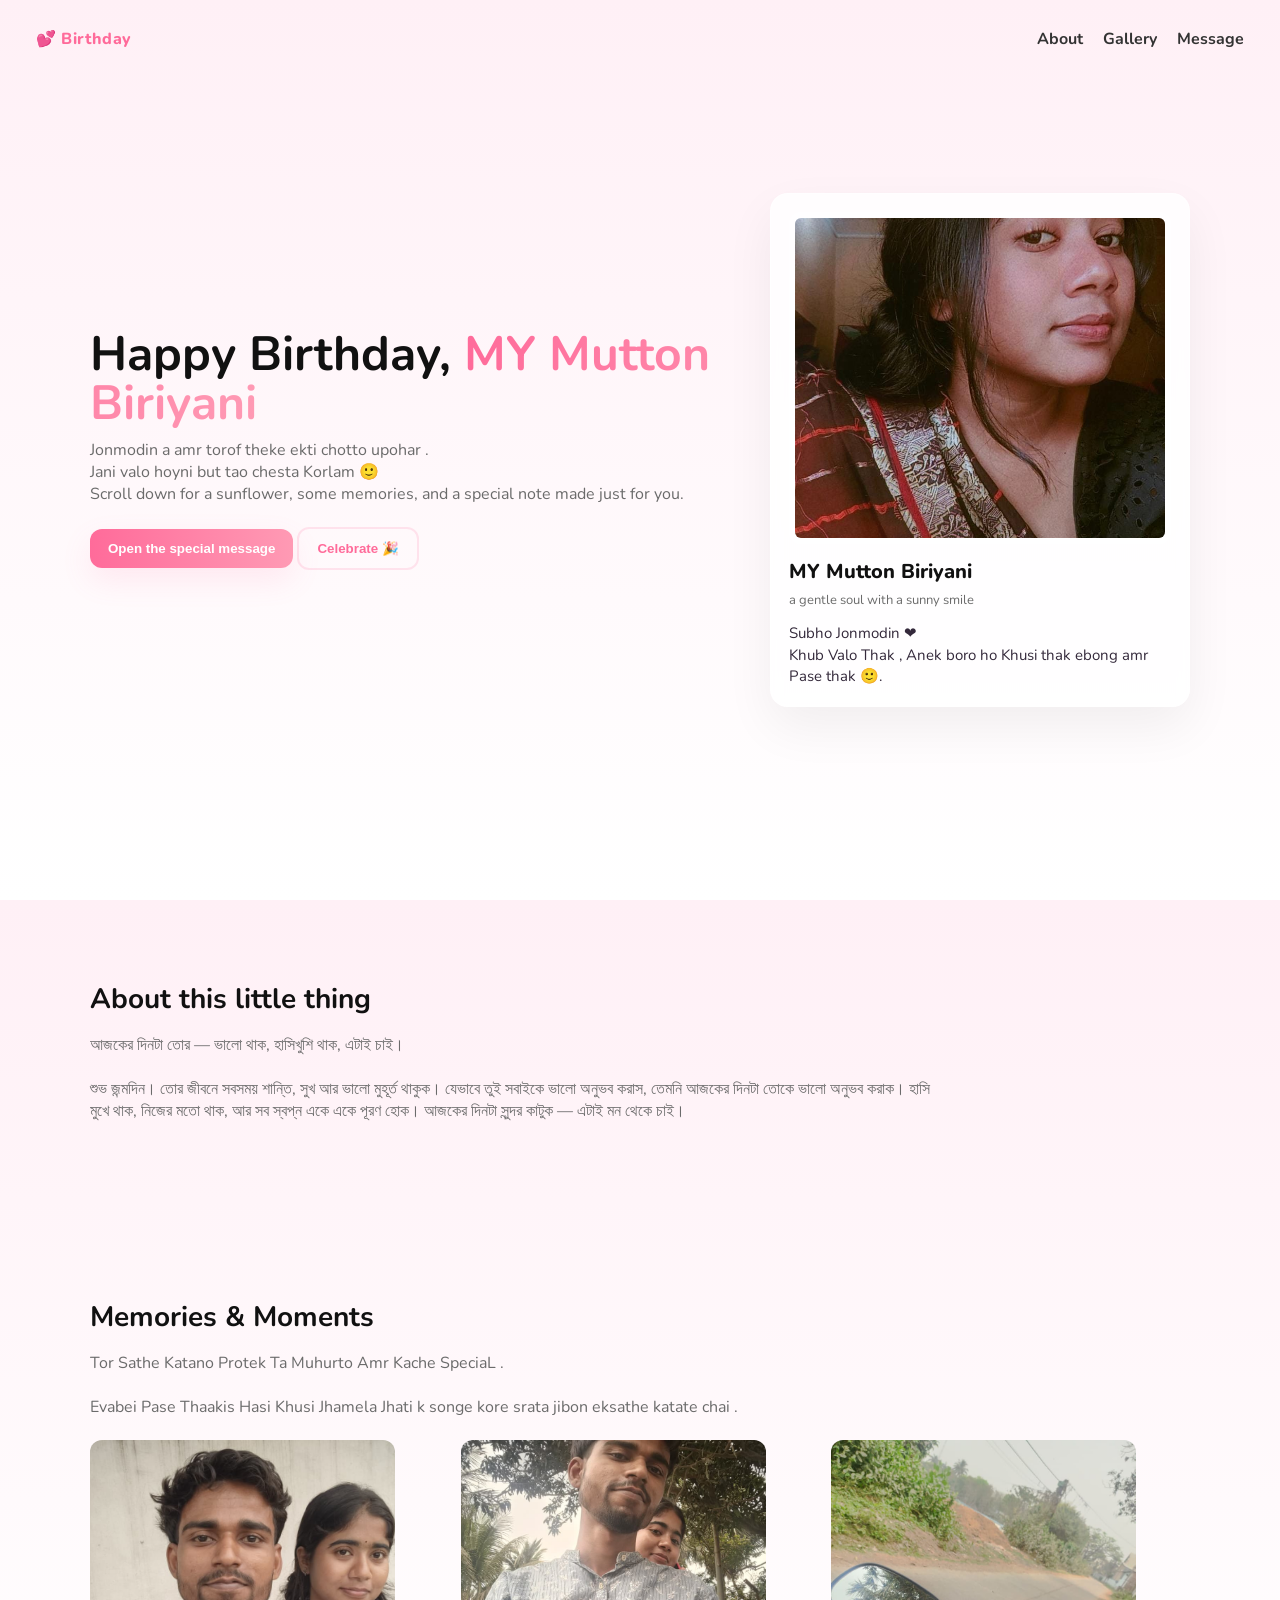
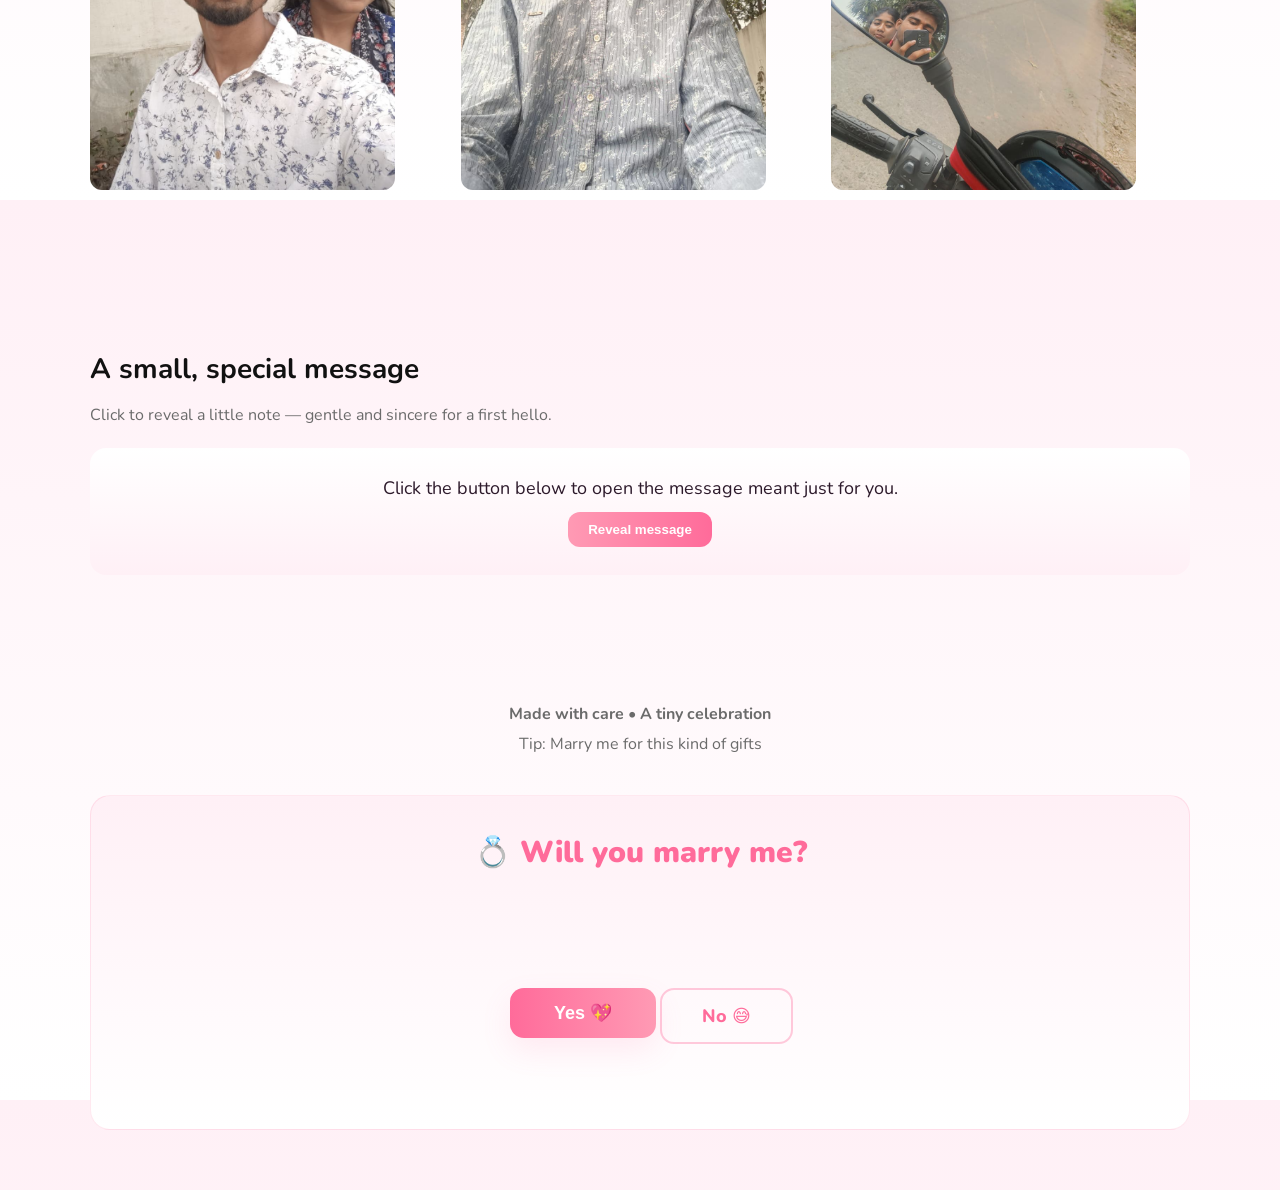
<file: ok.html>
<!--
Filename: Birthday_Portfolio_Style.html
One-file portfolio-style birthday website with pink romantic theme.
-->
<!doctype html>
<html lang="en">

    <head>
        <meta charset="utf-8" />
        <meta name="viewport" content="width=device-width,initial-scale=1" />
        <title>Happy Birthday — MY Mutton Biriyani</title>
        <link href="https://fonts.googleapis.com/css2?family=Nunito:wght@300;400;700;900&display=swap" rel="stylesheet">
        <style>
            :root {
                --bg: #fff0f6;
                --card: #ffffffcc;
                --pink1: #ff6b9a;
                --pink2: #ff9ab4;
                --accent: #ffd6e0;
                --muted: #6b6b6b;
                --glass: rgba(255, 255, 255, 0.6);
            }

            * {
                box-sizing: border-box
            }

            html,
            body {
                height: 100%;
                margin: 0;
                font-family: 'Nunito', system-ui, Segoe UI, Roboto;
                scroll-behavior: smooth
            }

            body {
                background: linear-gradient(180deg, var(--bg), #fff);
                color: #111
            }

            /* NAV */
            .nav {
                position: fixed;
                left: 0;
                right: 0;
                top: 18px;
                display: flex;
                justify-content: space-between;
                align-items: center;
                padding: 10px 36px;
                z-index: 50
            }

            .brand {
                font-weight: 800;
                color: var(--pink1);
                letter-spacing: 0.6px
            }

            .nav a {
                margin-left: 16px;
                text-decoration: none;
                color: #333;
                font-weight: 700
            }

            /* HERO */
            header.hero {
                min-height: 100vh;
                display: grid;
                place-items: center;
                padding: 60px 20px;
                position: relative;
                overflow: hidden
            }

            .hero-grid {
                max-width: 1100px;
                width: 100%;
                display: grid;
                grid-template-columns: 1fr 420px;
                gap: 36px;
                align-items: center
            }

            .title {
                font-size: 48px;
                line-height: 1.02;
                margin: 0
            }

            .title .accent {
                background: linear-gradient(90deg, var(--pink1), var(--pink2));
                -webkit-background-clip: text;
                background-clip: text;
                color: transparent
            }

            .lead {
                color: var(--muted);
                margin-top: 12px;
                font-size: 16px
            }

            .cta {
                margin-top: 22px
            }

            .btn {
                background: linear-gradient(90deg, var(--pink1), var(--pink2));
                padding: 12px 18px;
                border-radius: 12px;
                color: white;
                border: none;
                font-weight: 800;
                cursor: pointer;
                box-shadow: 0 12px 30px rgba(255, 107, 154, 0.12)
            }

            .btn.ghost {
                background: transparent;
                border: 2px solid rgba(255, 107, 154, 0.16);
                color: var(--pink1);
                box-shadow: none
            }

            /* PROFILE CARD */
            .profile-card {
                background: var(--card);
                border-radius: 18px;
                padding: 18px;
                box-shadow: 0 20px 50px rgba(15, 15, 15, 0.06);
                backdrop-filter: blur(6px);
                border: 1px solid rgba(255, 255, 255, 0.6)
            }

            .profile-photo {
                width: 100%;
                border-radius: 12px;
                overflow: hidden;
                border: 6px solid rgba(255, 255, 255, 0.6)
            }

            .photo-img {
                display: block;
                width: 100%;
                height: 320px;
                object-fit: cover
            }

            .name {
                margin-top: 14px;
                font-weight: 800;
                font-size: 20px
            }

            .role {
                color: var(--muted);
                font-size: 13px;
                margin-top: 6px
            }

            .romance {
                margin-top: 14px;
                font-size: 15px;
                color: #34293b;
                line-height: 1.45
            }

            /* SECTIONS */
            section {
                padding: 80px 20px
            }

            .container {
                max-width: 1100px;
                margin: 0 auto
            }

            h2.section-title {
                font-size: 28px;
                margin: 0 0 12px 0
            }

            .subtitle {
                color: var(--muted);
                margin-bottom: 22px
            }

            /* GALLERY */
            .gallery {
                display: grid;
                grid-template-columns: repeat(3, 1fr);
                gap: 12px
            }

            .gallery img {
                width: 85%;
                height: 350px;
                object-fit: cover;
                border-radius: 12px;
            }

            /* MESSAGE */
            .message-wrap {
                background: linear-gradient(180deg, #fff, #fff0f6);
                padding: 28px;
                border-radius: 16px;
                display: flex;
                flex-direction: column;
                align-items: center;
                gap: 12px
            }

            .msg {
                font-size: 18px;
                max-width: 900px;
                text-align: center;
                color: #2d1a2b;
                white-space: pre-line
            }

            .reveal {
                background: linear-gradient(90deg, var(--pink2), var(--pink1));
                color: white;
                padding: 10px 20px;
                border-radius: 12px;
                border: none;
                font-weight: 800;
                cursor: pointer
            }

            /* FOOTER */
            footer {
                padding: 48px 20px 60px;
                text-align: center;
                color: var(--muted)
            }

            /* MARRY ME BOX */
            .marry-box {
                margin-top: 40px;
                padding: 36px 24px;
                background: linear-gradient(180deg, #fff0f6, #fff);
                border-radius: 20px;
                border: 1.5px solid rgba(255, 107, 154, 0.15);
            }

            .marry-question {
                font-size: 30px;
                font-weight: 900;
                color: var(--pink1);
                margin-bottom: 10px;
            }

            .no-msg {
                min-height: 30px;
                font-size: 16px;
                font-weight: 800;
                color: var(--pink1);
                margin-bottom: 20px;
                transition: opacity 0.25s;
                opacity: 0;
            }

            /* playground: relative container so absolute children work */
            .btn-playground {
                position: relative;
                width: 100%;
                height: 160px;
                margin: 0 auto;
                overflow: hidden;
            }

            #yesBtn2 {
                position: absolute;
                left: calc(50% - 130px);
                top: 55px;
                font-size: 18px;
                padding: 14px 44px;
                border-radius: 14px;
            }

            #noBtn2 {
                position: absolute;
                left: calc(50% + 20px);
                top: 55px;
                font-size: 18px;
                padding: 14px 40px;
                border-radius: 14px;
                background: transparent;
                border: 2px solid rgba(255, 107, 154, 0.35);
                color: var(--pink1);
                font-weight: 800;
                cursor: pointer;
                font-family: inherit;
                transition: left 0.12s ease, top 0.12s ease;
            }

            /* YES OVERLAY */
            #yesOverlay {
                display: none;
                position: fixed;
                inset: 0;
                background: rgba(255, 240, 246, 0.97);
                z-index: 200;
                flex-direction: column;
                align-items: center;
                justify-content: center;
                text-align: center;
                padding: 32px;
            }

            #yesOverlay img {
                width: min(260px, 75vw);
                height: min(260px, 75vw);
                object-fit: cover;
                border-radius: 50%;
                border: 8px solid #ff9ab4;
                margin-bottom: 28px;
            }

            .ty-text {
                font-size: clamp(30px, 6vw, 54px);
                font-weight: 900;
                color: var(--pink1);
                line-height: 1.1
            }

            .ty-sub {
                margin-top: 14px;
                font-size: 18px;
                color: #6b6b6b;
                max-width: 420px
            }

            .close-hint {
                margin-top: 24px;
                font-size: 13px;
                color: #bbb;
                cursor: pointer
            }

            /* ANIMATIONS */
            .fade-up {
                opacity: 0;
                transform: translateY(14px);
                transition: all 700ms cubic-bezier(.2, .9, .2, 1)
            }

            .in-view {
                opacity: 1;
                transform: none
            }

            /* CONFETTI */
            canvas.conf {
                position: fixed;
                inset: 0;
                pointer-events: none;
                z-index: 60
            }

            /* ── RESPONSIVE ── */
            @media (max-width: 1100px) {
                .hero-grid {
                    grid-template-columns: 1fr 360px
                }
            }

            @media (max-width: 980px) {
                .hero-grid {
                    grid-template-columns: 1fr
                }

                .photo-img {
                    height: 260px
                }

                .gallery {
                    grid-template-columns: repeat(2, 1fr)
                }

                .nav {
                    top: 10px;
                    padding: 10px 20px
                }

                .title {
                    font-size: 40px
                }
            }

            @media (max-width: 560px) {
                .nav {
                    flex-direction: column;
                    align-items: flex-start;
                    gap: 6px;
                    top: 0;
                    padding: 10px 16px;
                    background: rgba(255, 240, 246, 0.92);
                    backdrop-filter: blur(6px);
                }

                .nav a {
                    margin-left: 0;
                    margin-right: 12px
                }

                .nav>div:last-child {
                    display: flex;
                    flex-wrap: wrap
                }

                header.hero {
                    padding: 100px 16px 48px;
                    min-height: auto
                }

                .title {
                    font-size: 28px
                }

                .lead {
                    font-size: 14px
                }

                .cta {
                    display: flex;
                    flex-wrap: wrap;
                    gap: 10px
                }

                .cta .btn {
                    width: 100%;
                    text-align: center
                }

                .gallery {
                    grid-template-columns: 1fr
                }

                section {
                    padding: 48px 16px
                }

                h2.section-title {
                    font-size: 22px
                }

                .msg {
                    font-size: 15px
                }

                .message-wrap {
                    padding: 20px 16px
                }

                .profile-card {
                    padding: 12px
                }

                .photo-img {
                    height: 220px
                }

                .marry-question {
                    font-size: 22px
                }

                .btn-playground {
                    height: 200px
                }

                #yesBtn2 {
                    left: calc(50% - 90px);
                    font-size: 15px;
                    padding: 12px 28px
                }

                #noBtn2 {
                    left: calc(50% + 10px);
                    font-size: 15px;
                    padding: 12px 24px
                }
            }

            @media (max-width: 380px) {
                .title {
                    font-size: 24px
                }

                .name {
                    font-size: 17px
                }

                .gallery img {
                    height: 160px
                }
            }
        </style>
    </head>

    <body>

        <canvas class="conf" id="conf"></canvas>

        <nav class="nav">
            <div class="brand">💕 Birthday</div>
            <div>
                <a href="#about">About</a>
                <a href="#gallery">Gallery</a>
                <a href="#message">Message</a>
            </div>
        </nav>

        <header class="hero">
            <div class="hero-grid container">
                <div>
                    <h1 class="title fade-up">Happy Birthday, <span class="accent">MY Mutton Biriyani</span></h1>
                    <p class="lead fade-up"> Jonmodin a amr torof theke ekti chotto upohar . <br> Jani valo hoyni but tao chesta Korlam 🙂 <br>
                        Scroll down for a sunflower, some memories, and a special note made just for you.</p>
                    <div class="cta fade-up">
                        <button class="btn" id="openMsg">Open the special message</button>
                        <button class="btn ghost" id="confettiBtn">Celebrate 🎉</button>
                    </div>
                </div>
                <aside class="profile-card fade-up">
                    <div class="profile-photo">
                        <img class="photo-img" src="Rakhi.jpg" alt="Sunflower">
                    </div>
                    <div class="name">MY Mutton Biriyani</div>
                    <div class="role">a gentle soul with a sunny smile</div>
                    <div class="romance">Subho Jonmodin ❤️ <br> Khub Valo Thak , Anek boro ho Khusi thak ebong amr Pase
                        thak 🙂. </div>
                </aside>
            </div>
        </header>

        <section id="about">
            <div class="container">
                <h2 class="section-title fade-up">About this little thing</h2>
                <p class="subtitle fade-up">
                    আজকের দিনটা তোর — ভালো থাক, হাসিখুশি থাক, এটাই চাই।
                </p>

                <div class="fade-up">
                    <p style="max-width:840px;color:var(--muted)">
                        শুভ জন্মদিন।
                        তোর জীবনে সবসময় শান্তি, সুখ আর ভালো মুহূর্ত থাকুক।
                        যেভাবে তুই সবাইকে ভালো অনুভব করাস, তেমনি আজকের দিনটা তোকে ভালো অনুভব করাক।
                        হাসি মুখে থাক, নিজের মতো থাক, আর সব স্বপ্ন একে একে পূরণ হোক।
                        আজকের দিনটা সুন্দর কাটুক — এটাই মন থেকে চাই।
                    </p>
                </div>
            </div>
        </section>

        <section id="gallery">
            <div class="container">
                <h2 class="section-title fade-up">Memories & Moments</h2>
                <p class="subtitle fade-up">Tor Sathe Katano Protek Ta Muhurto Amr Kache SpeciaL . </p>
                <p class="subtitle fade-up">Evabei Pase Thaakis Hasi Khusi Jhamela Jhati k songe kore srata jibon
                    eksathe katate chai . </p>
                <div class="gallery fade-up">
                    <img src="i4.png" alt="placeholder 1">
                    <img src="i2.png" alt="placeholder 2">
                    <img src="i3.png" alt="placeholder 3">
                </div>
            </div>
        </section>

        <section id="message">
            <div class="container">
                <h2 class="section-title fade-up">A small, special message</h2>
                <p class="subtitle fade-up">Click to reveal a little note — gentle and sincere for a first hello.</p>
                <div class="message-wrap fade-up">
                    <div class="msg" id="msgText">Click the button below to open the message meant just for you.</div>
                    <button class="reveal" id="revealBtn">Reveal message</button>
                </div>
            </div>
        </section>

        <footer>
            <div class="container">
                <div style="font-weight:700">Made with care • A tiny celebration</div>
                <div style="margin-top:8px;color:var(--muted)">Tip: Marry me for this kind of gifts</div>

                <!-- WILL YOU MARRY ME -->
                <div class="marry-box">
                    <div class="marry-question">💍 Will you marry me?</div>
                    <div class="no-msg" id="noMsg">&nbsp;</div>
                    <div class="btn-playground" id="btnPlayground">
                        <button class="btn" id="yesBtn2">Yes 💖</button>
                        <button id="noBtn2">No 😅</button>
                    </div>
                </div>
            </div>
        </footer>

        <!-- YES OVERLAY -->
        <div id="yesOverlay">
            <img src="proposal.jpeg" alt="Sunflower">
            <div class="ty-text">Thank you 🙂🌻</div>
            <div class="ty-sub">You just made everything brighter. 💖</div>
            <div class="close-hint">tap anywhere to close</div>
        </div>

        <script>
            // Fade-up on scroll
            const observer = new IntersectionObserver(entries => {
                entries.forEach(e => { if (e.isIntersecting) e.target.classList.add('in-view'); });
            }, { threshold: 0.18 });
            document.querySelectorAll('.fade-up').forEach(el => observer.observe(el));

            // Message reveal
            const msgEl = document.getElementById('msgText');
            const revealBtn = document.getElementById('revealBtn');
            revealBtn.addEventListener('click', () => {
                msgEl.textContent = "Hey MY Mutton Biriyani 💖\nHappy Birthday! I wanted to make something small and bright for you — a sunflower to remind you of warm mornings and simple joys. Wishing you laughter, quiet moments of wonder, and a day that feels like a gentle hug.\n— A little greeting from someone who hopes to know you more.";
                revealBtn.style.display = 'none';
                startConfetti();
            });

            // Confetti engine
            const canvas = document.getElementById('conf');
            canvas.width = innerWidth; canvas.height = innerHeight;
            const ctx = canvas.getContext('2d');
            let pieces = [];
            function Conf(x, y, dx, dy, size, color) {
                this.x = x; this.y = y; this.dx = dx; this.dy = dy; this.size = size; this.color = color;
            }
            Conf.prototype.update = function () {
                this.x += this.dx; this.y += this.dy; this.dy += 0.12;
                if (this.y > canvas.height + 50) {
                    this.y = -20; this.x = Math.random() * canvas.width; this.dy = -Math.random() * 3 - 1;
                }
            };
            Conf.prototype.draw = function () {
                ctx.fillStyle = this.color; ctx.fillRect(this.x, this.y, this.size, this.size);
            };
            let anim = false;
            function startConfetti() {
                const cols = ['#ff9ab4', '#ffd6e0', '#ff6b9a', '#ffd166'];
                for (let i = 0; i < 150; i++) {
                    pieces.push(new Conf(
                        Math.random() * canvas.width, Math.random() * -canvas.height,
                        (Math.random() - 0.5) * 3, Math.random() * 3 + 1,
                        6 + Math.random() * 8, cols[Math.floor(Math.random() * cols.length)]
                    ));
                }
                if (!anim) animateConf();
            }
            function animateConf() {
                anim = true;
                ctx.clearRect(0, 0, canvas.width, canvas.height);
                pieces.forEach(p => { p.update(); p.draw(); });
                if (pieces.length > 0) requestAnimationFrame(animateConf); else anim = false;
            }
            document.getElementById('confettiBtn').addEventListener('click', startConfetti);
            document.getElementById('openMsg').addEventListener('click', () => {
                revealBtn.click(); window.location.hash = '#message';
            });
            addEventListener('resize', () => { canvas.width = innerWidth; canvas.height = innerHeight; });

            // ── WILL YOU MARRY ME ───────────────────────────────────────
            const noMessages = [
                "Think again... 🥺",
                "Are you sure? 💔",
                "Please reconsider! 🌻",
                "My heart says try again 💖",
                "Wrong button! 😅",
                "Nope, pick the other one! 🌸",
                "I'll wait... 🥹",
                "That can't be right! 💍",
                "One more chance? 🌷",
                "Think veeery carefully... 😏",
                "Still no? I'm patient 😌",
                "The Yes button misses you 💘"
            ];
            let noCount = 0;

            const noBtn = document.getElementById('noBtn2');
            const yesBtn = document.getElementById('yesBtn2');
            const noMsg = document.getElementById('noMsg');
            const playground = document.getElementById('btnPlayground');
            const yesOverlay = document.getElementById('yesOverlay');

            function moveNoBtn() {
                const pw = playground.offsetWidth || 300;
                const ph = playground.offsetHeight || 160;
                const bw = noBtn.offsetWidth || 130;
                const bh = noBtn.offsetHeight || 54;

                const maxX = pw - bw - 4;
                const maxY = ph - bh - 4;

                // keep trying until not too close to yes button
                const yesLeft = yesBtn.offsetLeft;
                const yesTop = yesBtn.offsetTop;
                let rx, ry, tries = 0;
                do {
                    rx = Math.floor(Math.random() * maxX);
                    ry = Math.floor(Math.random() * maxY);
                    tries++;
                } while (
                    tries < 30 &&
                    Math.abs(rx - yesLeft) < bw + 20 &&
                    Math.abs(ry - yesTop) < bh + 10
                );

                noBtn.style.left = rx + 'px';
                noBtn.style.top = ry + 'px';

                // show teasing message
                noMsg.style.opacity = '0';
                setTimeout(() => {
                    noMsg.textContent = noMessages[noCount % noMessages.length];
                    noMsg.style.opacity = '1';
                    noCount++;
                }, 120);
            }

            // Mouse hover — runs away before you can click
            noBtn.addEventListener('mouseenter', moveNoBtn);
            // Click fallback (touch / very fast cursor)
            noBtn.addEventListener('click', moveNoBtn);
            // Touch devices
            noBtn.addEventListener('touchstart', function (e) {
                e.preventDefault();
                moveNoBtn();
            }, { passive: false });

            // YES — show overlay + confetti
            yesBtn.addEventListener('click', () => {
                startConfetti();
                yesOverlay.style.display = 'flex';
            });
            // Close overlay
            yesOverlay.addEventListener('click', () => {
                yesOverlay.style.display = 'none';
            });
            // ── END MARRY ME ────────────────────────────────────────────
        </script>
    </body>

</html>
</file>
